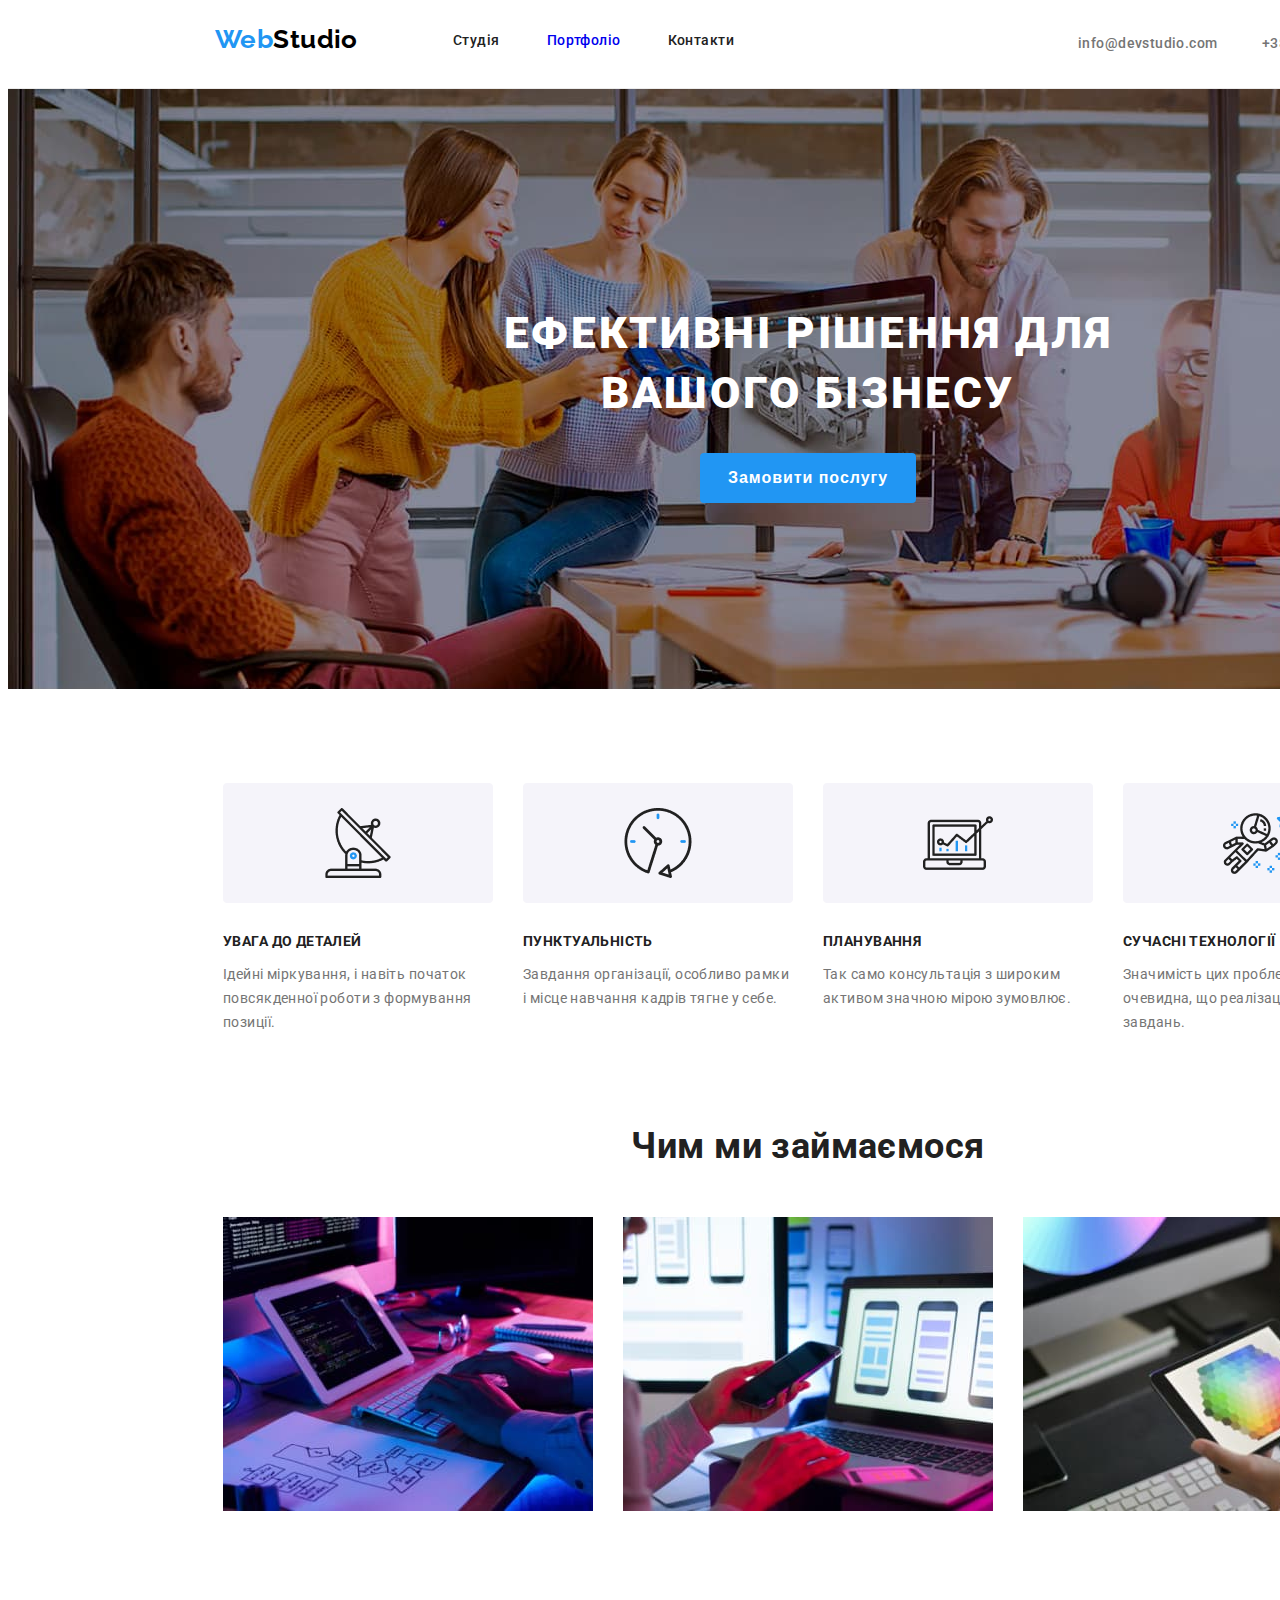
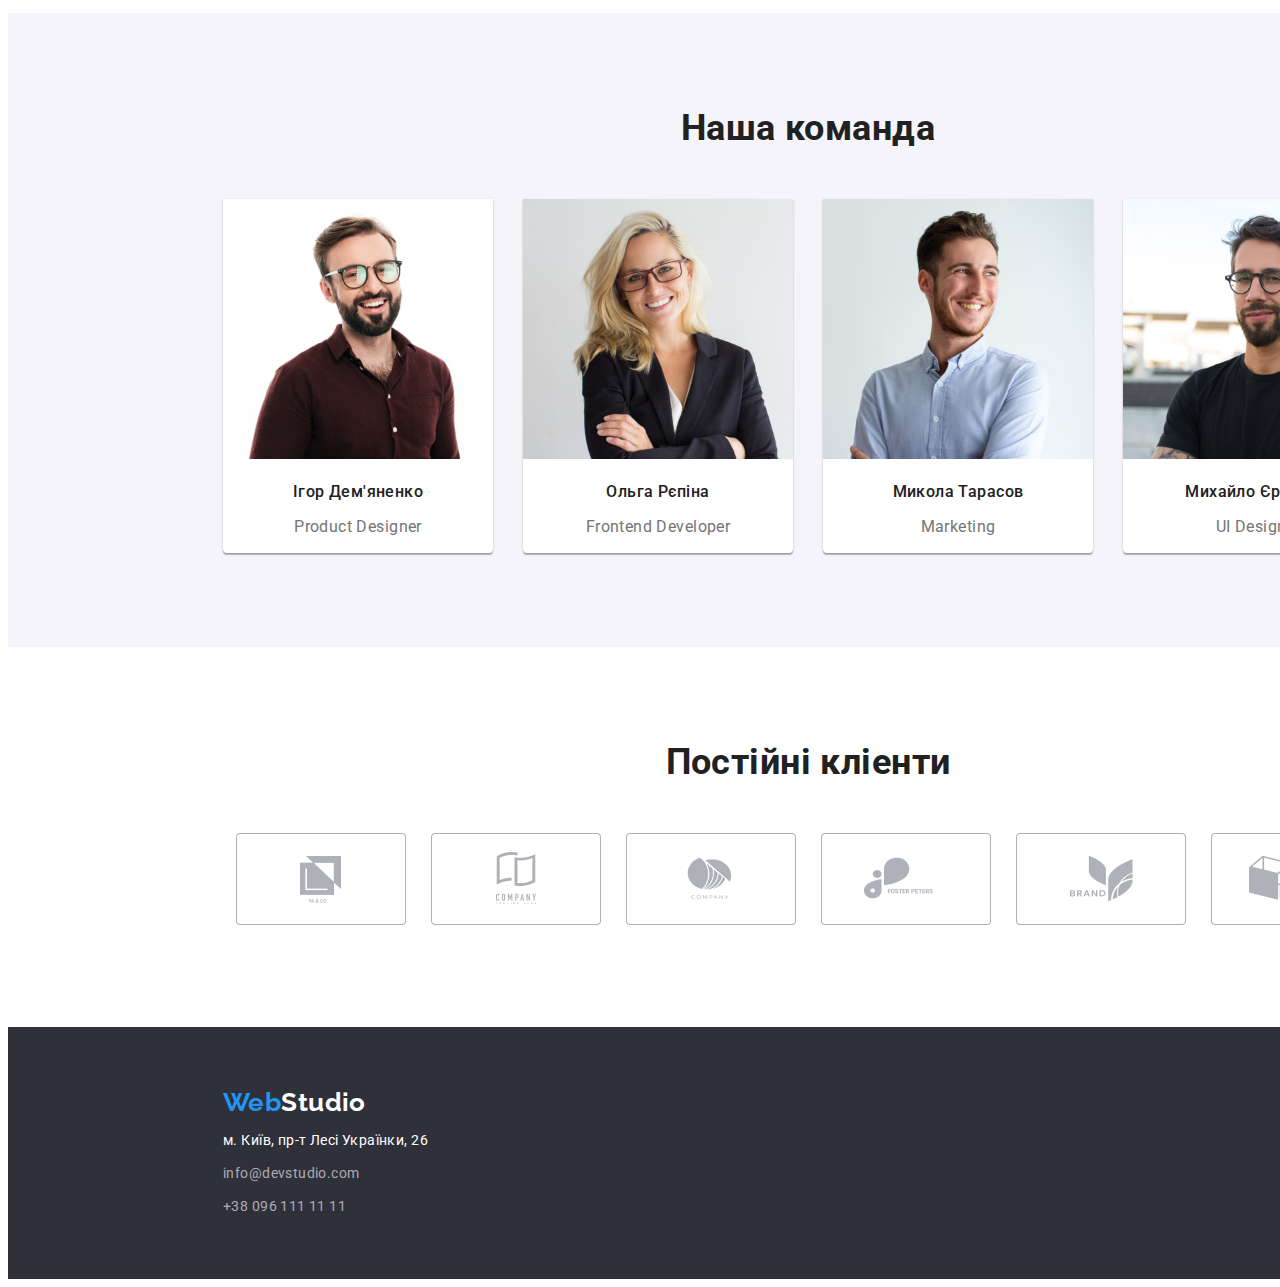
<file: index.html>
<!DOCTYPE html>
<html lang="uk">
  <head>
    <meta charset="UTF-8" />
    <meta name="viewport" content="width=device-width, initial-scale=1.0" />
    <title>Document</title>
    <link rel="stylesheet" href="./styles/style.css" />
    <link rel="preconnect" href="https://fonts.googleapis.com" />
    <link rel="preconnect" href="https://fonts.gstatic.com" crossorigin />
    <link rel="preconnect" href="https://fonts.googleapis.com" />
    <link rel="preconnect" href="https://fonts.gstatic.com" crossorigin />
    <link
      href="https://fonts.googleapis.com/css2?family=Raleway:wght@700&family=Roboto:wght@400;700;900&display=swap"
      rel="stylesheet"
    />
  </head>
  <body>
    <header>
      <div class="header">
        <nav>
          <a href="index.html" class="main-logo"><span>Web</span>Studio</a>
          <ul class="site-nav list">
            <li><a href="" class="link">Студія</a></li>
            <li><a href="./pages/portfolio.html" class="link">Портфоліо</a></li>
            <li><a href="" class="link">Контакти</a></li>
          </ul>
        </nav>
        <ul class="contact-nav list">
          <li>
            <a href="mailto:info@devstudio.com" lang="en" class="link"
              >info@devstudio.com</a
            >
          </li>
          <li>
            <a href="tel:+380961111111" class="link">+38 096 111 11 11</a>
          </li>
        </ul>
      </div>
    </header>
    <main>
      <!-- Header -->
      <section class="hero">
        <div class="welcome-title">
          <h1>
            Ефективні рішення для <br />
            вашого бізнесу
          </h1>
          <button type="button" class="button">Замовити послугу</button>
        </div>
      </section>
      <!-- Features -->
      <section class="features">
        <ul class="list">
          <li class="attantion">
            <div class="card-inner-position">
              <h2>УВАГА ДО ДЕТАЛЕЙ</h2>
              <p>
                Ідейні міркування, і навіть початок повсякденної роботи з
                формування позиції.
              </p>
            </div>
          </li>
          <li class="punctuality">
            <div class="card-inner-position">
              <h2>ПУНКТУАЛЬНІСТЬ</h2>
              <p>
                Завдання організації, особливо рамки і місце навчання кадрів
                тягне у себе.
              </p>
            </div>
          </li>
          <li class="planing">
            <div class="card-inner-position">
              <h2>ПЛАНУВАННЯ</h2>
              <p>
                Так само консультація з широким активом значною мірою зумовлює.
              </p>
            </div>
          </li>
          <li class="card-technology">
            <div class="card-inner-position">
              <h2>СУЧАСНІ ТЕХНОЛОГІЇ</h2>
              <p>
                Значимість цих проблем настільки очевидна, що реалізація
                планових завдань.
              </p>
            </div>
          </li>
        </ul>
      </section>
      <!-- What we do -->
      <section class="doing">
        <h2>Чим ми займаємося</h2>
        <ul class="list">
          <li>
            <img
              src="./images/img 1.jpg"
              alt="Людина набирає код"
              width="370"
              height="294"
            />
          </li>
          <li>
            <img
              src="./images/img 2.jpg"
              alt="Веб-дизайнер вибирає варіант інтерфейсу для додатку на смартфону"
              width="370"
              height="294"
            />
          </li>
          <li>
            <img
              src="./images/img 3.jpg"
              alt="Веб-дизайнер вибирає палітру на планшеті"
              width="370"
              height="294"
            />
          </li>
        </ul>
      </section>
      <!-- Our team -->
      <section class="team">
        <h2>Наша команда</h2>
        <ul class="list">
          <li class="card">
            <img
              src="./images/PD.jpg"
              alt="Фото дизайнера продуктів"
              width="270"
              height="260"
            />
            <h3>Ігор Дем'яненко</h3>
            <p>Product Designer</p>
          </li>
          <li class="card">
            <img
              src="./images/FD.jpg"
              alt="Фото веб-розробника"
              width="270"
              height="260"
            />
            <h3>Ольга Рєпіна</h3>
            <p>Frontend Developer</p>
          </li>
          <li class="card">
            <img
              src="./images/Marketing.jpg"
              alt="Фото маркетолога"
              width="270"
              height="260"
            />
            <h3>Микола Тарасов</h3>
            <p>Marketing</p>
          </li>
          <li class="card">
            <img
              src="./images/UI.jpg"
              alt="Фото графічного дизайнера"
              width="270"
              height="260"
            />
            <h3>Михайло Єрмаков</h3>
            <p>UI Designer</p>
          </li>
        </ul>
      </section>
      <section class="clients">
        <h2>Постійні кліенти</h2>
        <ul class="logo-company list">
          <li>
            <a href="" class="link"
              ><img src="./images/Client 1.png" alt="logo YA & CO"
            /></a>
          </li>
          <li>
            <a href="" class="link"
              ><img src="./images/Client 2.png" alt="logo Company"
            /></a>
          </li>
          <li>
            <a href="" class="link"
              ><img src="./images/Client 3.png" alt="logo Company"
            /></a>
          </li>
          <li>
            <a href="" class="link"
              ><img src="./images/Client 4.png" alt="logo Foster Peters"
            /></a>
          </li>
          <li>
            <a href="" class="link"
              ><img src="./images/Client 5.png" alt="logo Brand"
            /></a>
          </li>
          <li>
            <a href="" class="link"
              ><img src="./images/Client 6.png" alt="logo Company"
            /></a>
          </li>
        </ul>
      </section>
    </main>
    <footer>
      <div class="footer">
        <a href="./index.html" class="footer-logo"><span>Web</span>Studio</a>
        <address>
          <ul class="foot-nav list">
            <li>
              <a
                href="https://goo.gl/maps/CPtrU1FHBa2aNyZL9"
                target="_blank"
                rel="noopener noreferrer nofollow"
                class="address"
                >м. Київ, пр-т Лесі Українки, 26</a
              >
            </li>
            <li>
              <a href="mailto:info@devstudio.com" lang="en" class="contact"
                >info@devstudio.com</a
              >
            </li>
            <li>
              <a href="tel:+380961111111" class="contact">+38 096 111 11 11</a>
            </li>
          </ul>
        </address>
      </div>
    </footer>
  </body>
</html>
</file>
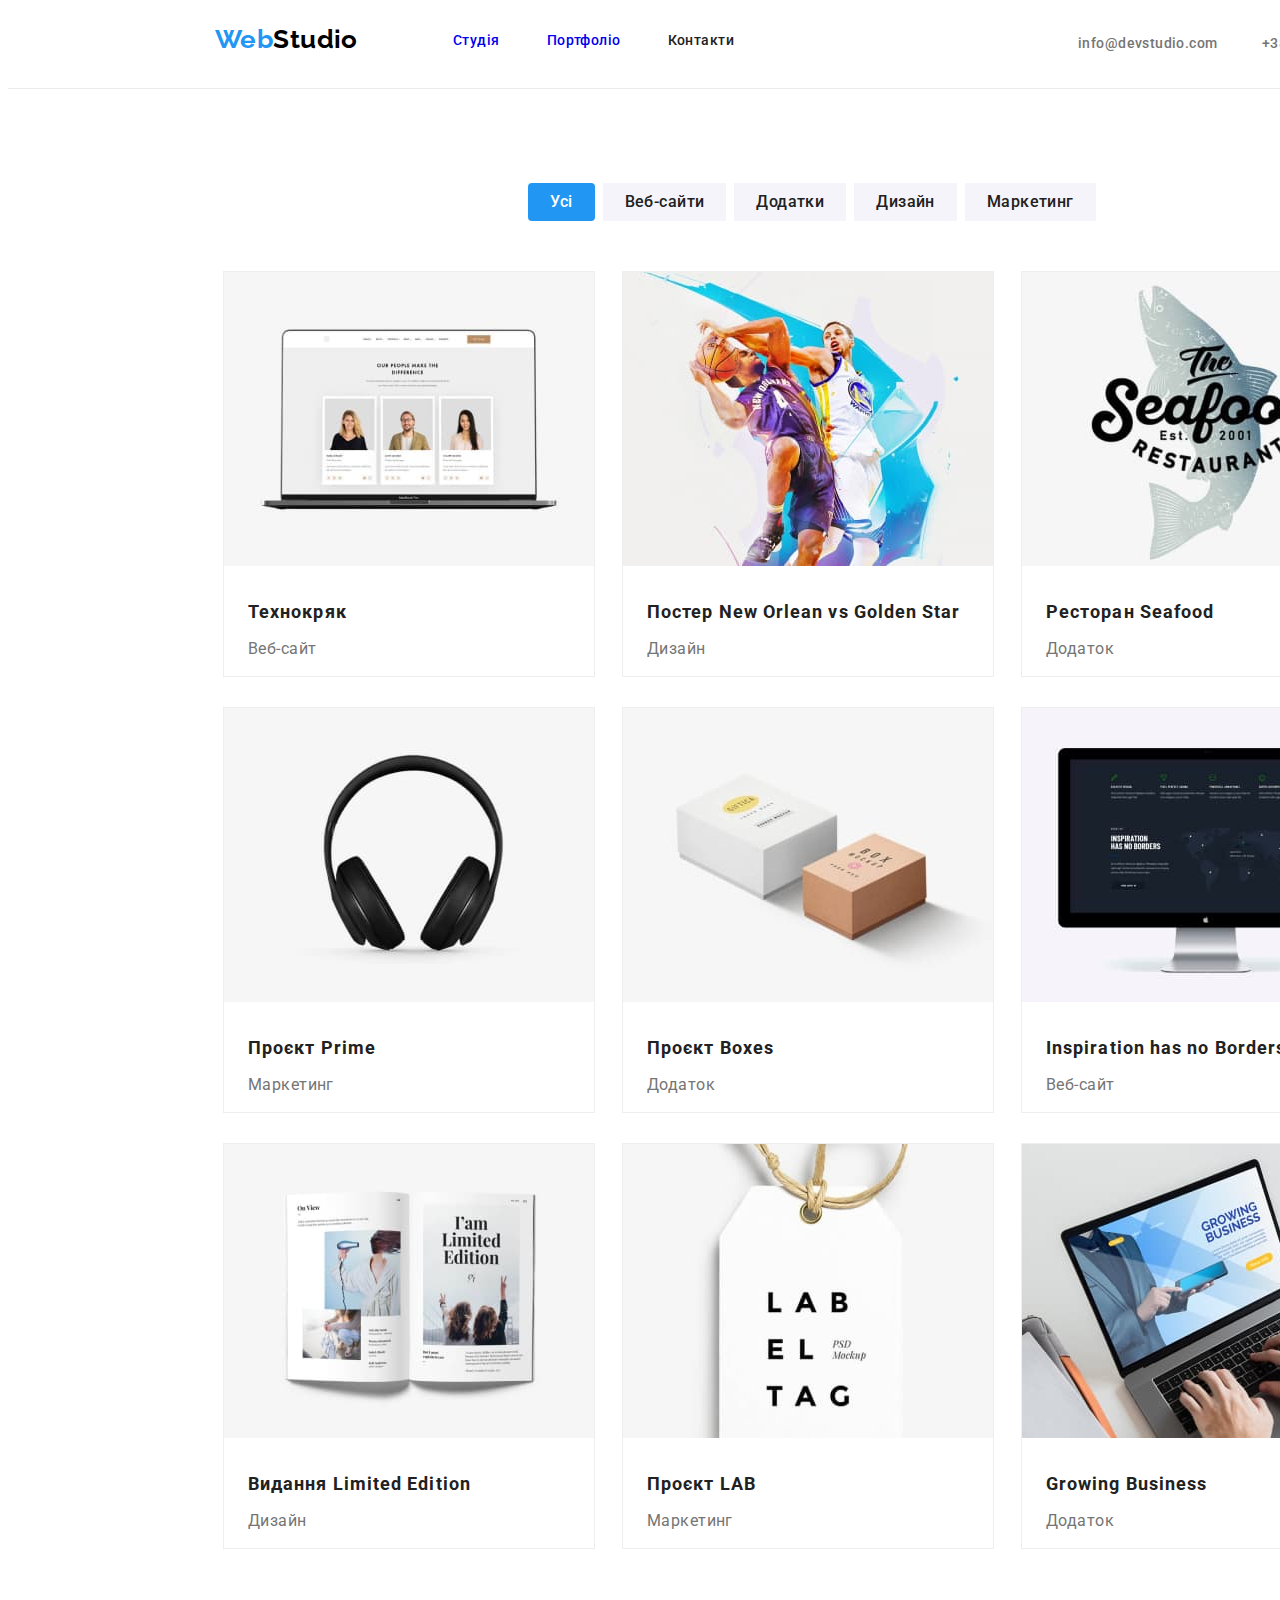
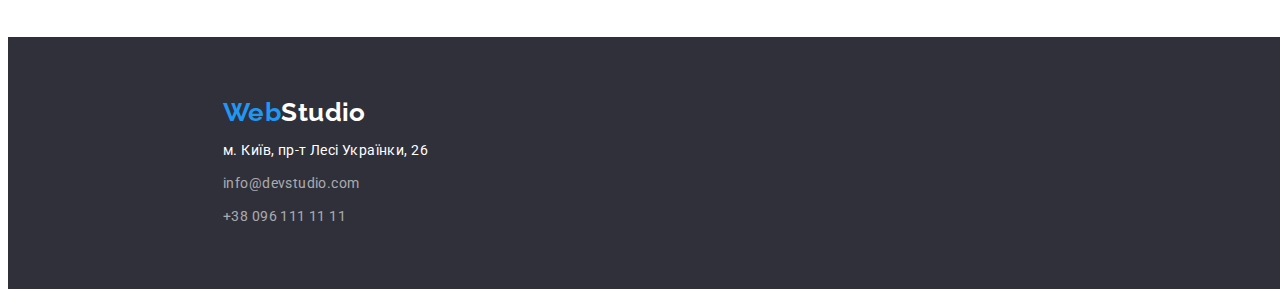
<file: pages/portfolio.html>
<!DOCTYPE html>
<html lang="uk">
  <head>
    <meta charset="UTF-8" />
    <meta name="viewport" content="width=device-width, initial-scale=1.0" />
    <title>Portfolio</title>
    <link rel="stylesheet" href="../styles/style.css" />
    <link
      href="https://fonts.googleapis.com/css2?family=Raleway:wght@700&family=Roboto:wght@400;700;900&display=swap"
      rel="stylesheet"
    />
  </head>
  <body>
    <header>
      <div class="header">
        <nav>
          <a href="../index.html" class="main-logo"><span>Web</span>Studio</a>
          <ul class="site-nav list">
            <li><a href="../index.html" class="link">Студія</a></li>
            <li>
              <a href="#" class="link">Портфоліо</a>
            </li>
            <li><a href="" class="link">Контакти</a></li>
          </ul>
        </nav>
        <ul class="contact-nav list">
          <li>
            <a href="mailto:info@devstudio.com" lang="en" class="link"
              >info@devstudio.com</a
            >
          </li>
          <li>
            <a href="tel:+380961111111" class="link">+38 096 111 11 11</a>
          </li>
        </ul>
      </div>
    </header>
    <main>
      <section>
        <div class="portfolio">
          <div class="filter">
            <input
              class="filter-input"
              type="radio"
              name="filter"
              id="Усі"
              value="all"
              checked
            />
            <label class="filter-label" for="Усі">Усі</label>
            <input
              class="filter-input"
              type="radio"
              name="filter"
              id="Веб-сайти"
              value="web"
            />
            <label class="filter-label" for="Веб-сайти">Веб-сайти</label>
            <input
              class="filter-input"
              type="radio"
              name="filter"
              id="Додатки"
              value="add"
            />
            <label class="filter-label" for="Додатки">Додатки</label>
            <input
              class="filter-input"
              type="radio"
              name="filter"
              id="Дизайн"
              value="disign"
            />
            <label class="filter-label" for="Дизайн">Дизайн</label>
            <input
              class="filter-input"
              type="radio"
              name="filter"
              id="Маркетинг"
              value="marketing"
            />
            <label class="filter-label" for="Маркетинг">Маркетинг</label>
          </div>
          <ul class="list project">
            <li>
              <img
                src="../images/web-technocrack.jpg"
                alt="Веб-сторінка на лептопі"
                width="370"
                height="294"
              />
              <div class="card-caption">
                <h2>Технокряк</h2>
                <p>Веб-сайт</p>
              </div>
            </li>
            <li>
              <img
                src="../images/poster-basketball.jpg"
                alt="Два гравці у баскетбол"
                width="370"
                height="294"
              />
              <div class="card-caption">
                <h2>Постер New Orlean vs Golden Star</h2>
                <p>Дизайн</p>
              </div>
            </li>
            <li>
              <img
                src="../images/logo-restaurant.jpg"
                alt="Логотип ресторану"
                width="370"
                height="294"
              />
              <div class="card-caption">
                <h2>Ресторан Seafood</h2>
                <p>Додаток</p>
              </div>
            </li>
            <li>
              <img
                src="../images/headphones.jpg"
                alt="Навушники"
                width="370"
                height="294"
              />
              <div class="card-caption">
                <h2>Проєкт Prime</h2>
                <p>Маркетинг</p>
              </div>
            </li>
            <li>
              <img
                src="../images/boxes.jpg"
                alt="Дві коробки"
                width="370"
                height="294"
              />
              <div class="card-caption">
                <h2>Проєкт Boxes</h2>
                <p>Додаток</p>
              </div>
            </li>
            <li>
              <img
                src="../images/monitor.jpg"
                alt="Монітор з зображенням веб-сторінки"
                width="370"
                height="294"
              />
              <div class="card-caption">
                <h2>Inspiration has no Borders</h2>
                <p>Веб-сайт</p>
              </div>
            </li>
            <li>
              <img
                src="../images/open-book.jpg"
                alt="Відкритий журнал"
                width="370"
                height="294"
              />
              <div class="card-caption">
                <h2>Видання Limited Edition</h2>
                <p>Дизайн</p>
              </div>
            </li>
            <li>
              <img
                src="../images/label.jpg"
                alt="Лейбл товару"
                width="370"
                height="294"
              />
              <div class="card-caption">
                <h2>Проєкт LAB</h2>
                <p>Маркетинг</p>
              </div>
            </li>
            <li>
              <img
                src="../images/laptop.jpg"
                alt="Людина працює за лептопом"
                width="370"
                height="294"
              />
              <div class="card-caption">
                <h2>Growing Business</h2>
                <p>Додаток</p>
              </div>
            </li>
          </ul>
        </div>
      </section>
    </main>
    <footer>
      <div class="footer">
        <a href="./index.html" class="footer-logo"><span>Web</span>Studio</a>
        <address>
          <ul class="foot-nav list">
            <li>
              <a
                href="https://goo.gl/maps/CPtrU1FHBa2aNyZL9"
                target="_blank"
                rel="noopener noreferrer nofollow"
                class="address"
                >м. Київ, пр-т Лесі Українки, 26</a
              >
            </li>
            <li>
              <a href="mailto:info@devstudio.com" lang="en" class="contact"
                >info@devstudio.com</a
              >
            </li>
            <li>
              <a href="tel:+380961111111" class="contact">+38 096 111 11 11</a>
            </li>
          </ul>
        </address>
      </div>
    </footer>
  </body>
</html>
</file>
<file: styles/style.css>
:root {
  --primary-white-color: #ffffff;
  --secondary-white-color: #f5f5f5;
  --tertiary-white-color: #f5f4fa;
  --accent-color: #2196f3;
  --primary-black-color: #757575;
  --secondary-black-color: #212121;
  --logo-black-color: #000000;
  --footer-color: #2f303a;
  --footer-color-text: rgba(255, 255, 255, 0.6);
  --border-color: #eeeeee;
  --underline-header-color: #ececec;
  --clients-block-color: #afb1b8;
}

body {
  color: var(--primary-black-color);
  font-family: Roboto, sans-serif;
  font-weight: 400;
  font-size: 14px;
  line-height: 1.71;
  letter-spacing: 0.03em;
}

a {
  text-decoration: none;
}

.list {
  list-style-type: none;
  margin: 0;
  padding: 0;
}

/* Header */

.header {
  height: 80px;
  width: 1600px;
  margin: 0;
  border-bottom: 1px solid var(--underline-header-color);
}

.main-logo {
  color: var(--logo-black-color);
  font-family: Raleway, sans-serif;
  font-size: 26px;
  font-weight: 700;
  line-height: 1.17;
  position: absolute;
  width: 145px;
  height: 31px;
  left: 215px;
  top: 24px;
}

.main-logo span {
  color: var(--accent-color);
}

.site-nav {
  color: var(--secondary-black-color);
  font-weight: 500;
  line-height: 1.17;
  margin-top: 0px;
  padding-top: 0px;
  position: absolute;
  width: 281px;
  height: 16px;
  left: 453px;
  top: 32px;
  display: flex;
  justify-content: space-between;
}

.site-nav .link:visited {
  color: var(--secondary-black-color);
}

.site-nav .link:hover,
.site-nav .link:focus,
.site-nav .link:active {
  color: var(--accent-color);
}

.contact-nav a {
  color: inherit;
  font-weight: 500;
  line-height: 1.17;
}

.contact-nav {
  margin-top: 0px;
  padding-top: 0px;
  position: absolute;
  left: 1078px;
  top: 32px;
  right: 215px;
  width: 307px;
  display: flex;
  justify-content: space-between;
}

.contact-nav .link:hover,
.contact-nav .link:focus,
.contact-nav .link:active {
  color: var(--accent-color);
}

/* Hero */

.hero {
  color: var(--primary-white-color);
  width: 1600px;
  height: 600px;
  margin: 0px;
  padding: 0px;
  /* position: relative;
  top: 0px;
  right: 10px; */
  background: url(../images/hero-bgd.jpg);
}

.button {
  color: var(--primary-white-color);
  font-weight: 700;
  font-size: 16px;
  line-height: 1.88;
  letter-spacing: 0.06em;
  background-color: var(--accent-color);
  width: 216px;
  height: 50px;
  border: none;
  border-radius: 4px;
}

.welcome-title {
  text-align: center;
  display: flex;
  flex-direction: column;
  justify-content: center;
  align-items: center;
  height: 100%;
}

.welcome-title h1 {
  font-weight: 900;
  font-size: 44px;
  line-height: 1.36;
  letter-spacing: 0.06em;
  text-transform: uppercase;
}

/* Features */

.features {
  margin: 94px 215px;
  width: 1170px;
  height: 248px;
}

.features h2 {
  color: var(--secondary-black-color);
  font-size: 14px;
  line-height: 1.17;
}

.features .list {
  display: flex;
  justify-content: flex-start;
  gap: 30px;
}

.features li {
  flex: 0 1 270px;
  height: 248px;
}

.attantion {
  background-image: url(../images/attantion.png);
  background-repeat: no-repeat;
}

.punctuality {
  background-image: url(../images/punctuality.png);
  background-repeat: no-repeat;
}

.planing {
  background-image: url(../images/planing.png);
  background-repeat: no-repeat;
}

.card-technology {
  background-image: url(../images/modern-technology.png);
  background-repeat: no-repeat;
}

.card-inner-position {
  margin-top: 150px;
}

/* What we do */

.doing {
  margin: 0 215px 94px 215px;
  padding: 0;
  width: 1170px;
}

.doing h2,
.team h2 {
  color: var(--secondary-black-color);
  font-weight: 700;
  font-size: 36px;
  line-height: 1.17;
  text-align: center;
  margin: 0 0 50px 0;
  padding: 0;
}

.doing .list {
  display: flex;
  justify-content: space-between;
}

/* Our team */

.team {
  background-color: var(--tertiary-white-color);
  padding-bottom: 94px;
  width: 1600px;
}

.team h2 {
  padding-top: 94px;
}

.team .list {
  display: flex;
  justify-content: space-between;
  width: 1170px;
  margin: 0 215px 0 215px;
}

.team h3 {
  color: var(--secondary-black-color);
  font-weight: 500;
  font-size: 16px;
  line-height: 1.17;
  text-align: center;
}

.team p {
  font-size: 16px;
  line-height: 1.17;
  text-align: center;
}
.card {
  background-color: var(--primary-white-color);
  border-radius: 0 0 4px 4px;
  box-shadow: 0px 1px 3px rgba(0, 0, 0, 0.12), 0px 1px 1px rgba(0, 0, 0, 0.14),
    0px 2px 1px rgba(0, 0, 0, 0.2);
}

/* Clients */

.clients {
  width: 1170px;
  padding: 94px 215px;
}

.clients h2 {
  color: var(--secondary-black-color);
  font-size: 36px;
  line-height: 1.17;
  text-align: center;
  padding: 0;
  margin: 0;
}

.logo-company {
  padding-top: 50px;
  display: flex;
  justify-content: space-around;
}

/* Footer */

.footer {
  background-color: var(--footer-color);
  padding: 0;
  margin: 0;
  width: 1600px;
  height: 252px;
  box-sizing: border-box;
  position: relative;
}

.foot-nav li:nth-child(2) {
  padding: 0;
  margin: 9px 0 9px 0;
}

.footer-logo {
  color: var(--primary-white-color);
  font-family: Raleway, sans-serif;
  font-size: 26px;
  font-weight: 700;
  line-height: 1.17;
  display: inline-block;
  position: absolute;
  top: 60px;
  left: 215px;
}

.footer-logo span {
  color: var(--accent-color);
}

.foot-nav {
  position: absolute;
  left: 215px;
  bottom: 60px;
}

.foot-nav .address {
  color: var(--primary-white-color);
  font-style: normal;
}

.foot-nav .contact {
  color: var(--footer-color-text);
  font-style: normal;
}

/* Portfolio */

.filter {
  /* position: relative; */
  display: flex;
  justify-content: center;
  margin-bottom: 20px;
}

.filter-input {
  appearance: none;
  /* position: absolute; */
}

.filter label {
  color: var(--secondary-black-color);
  background-color: var(--tertiary-white-color);
  font-weight: 500;
  font-size: 16px;
  line-height: 1.63;
  padding: 6px 22px;
}

.filter label:hover,
.filter label:focus,
.filter-input:checked + .filter-label {
  background-color: var(--accent-color);
  color: var(--primary-white-color);
  border-radius: 4px;
  padding: 6px 22px;
  transition: 600ms;
}

.project h2 {
  color: var(--secondary-black-color);
  font-size: 18px;
  line-height: 2;
  letter-spacing: 0.06em;
  margin: 0;
  padding: 0;
}

.project p {
  font-size: 16px;
  line-height: 1.88;
  margin: 4px 0 0 0;
  padding: 0;
}

.card-caption {
  margin: 20px 24px;
}

.project li {
  border: 1px solid var(--border-color);
  margin-top: 30px;
  height: 404px;
}

.portfolio {
  width: 1170px;
  height: 1360px;
  padding: 0;
  margin: 94px 215px 94px 215px;
}

.project {
  display: flex;
  justify-content: space-between;
  /* align-items: center; */
  flex-wrap: wrap;
  /* align-content: space-between; */
}
</file>
